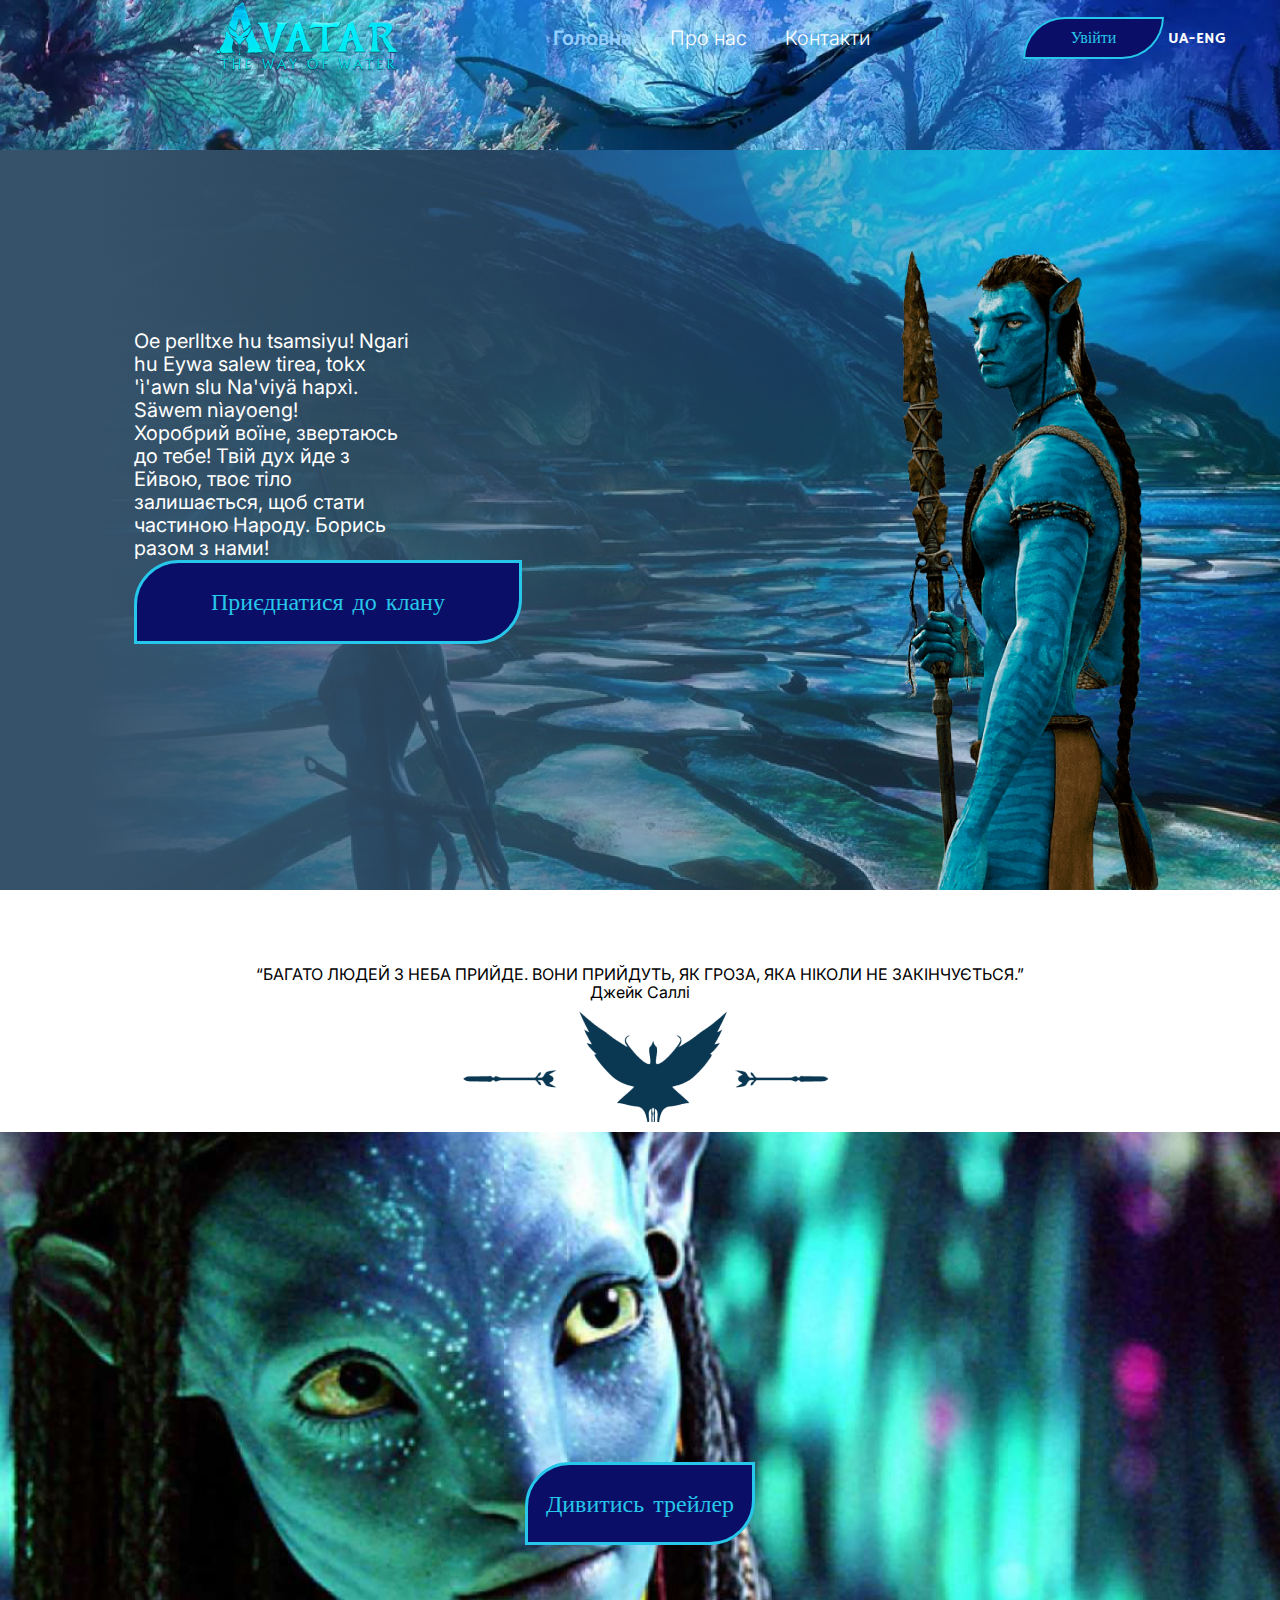
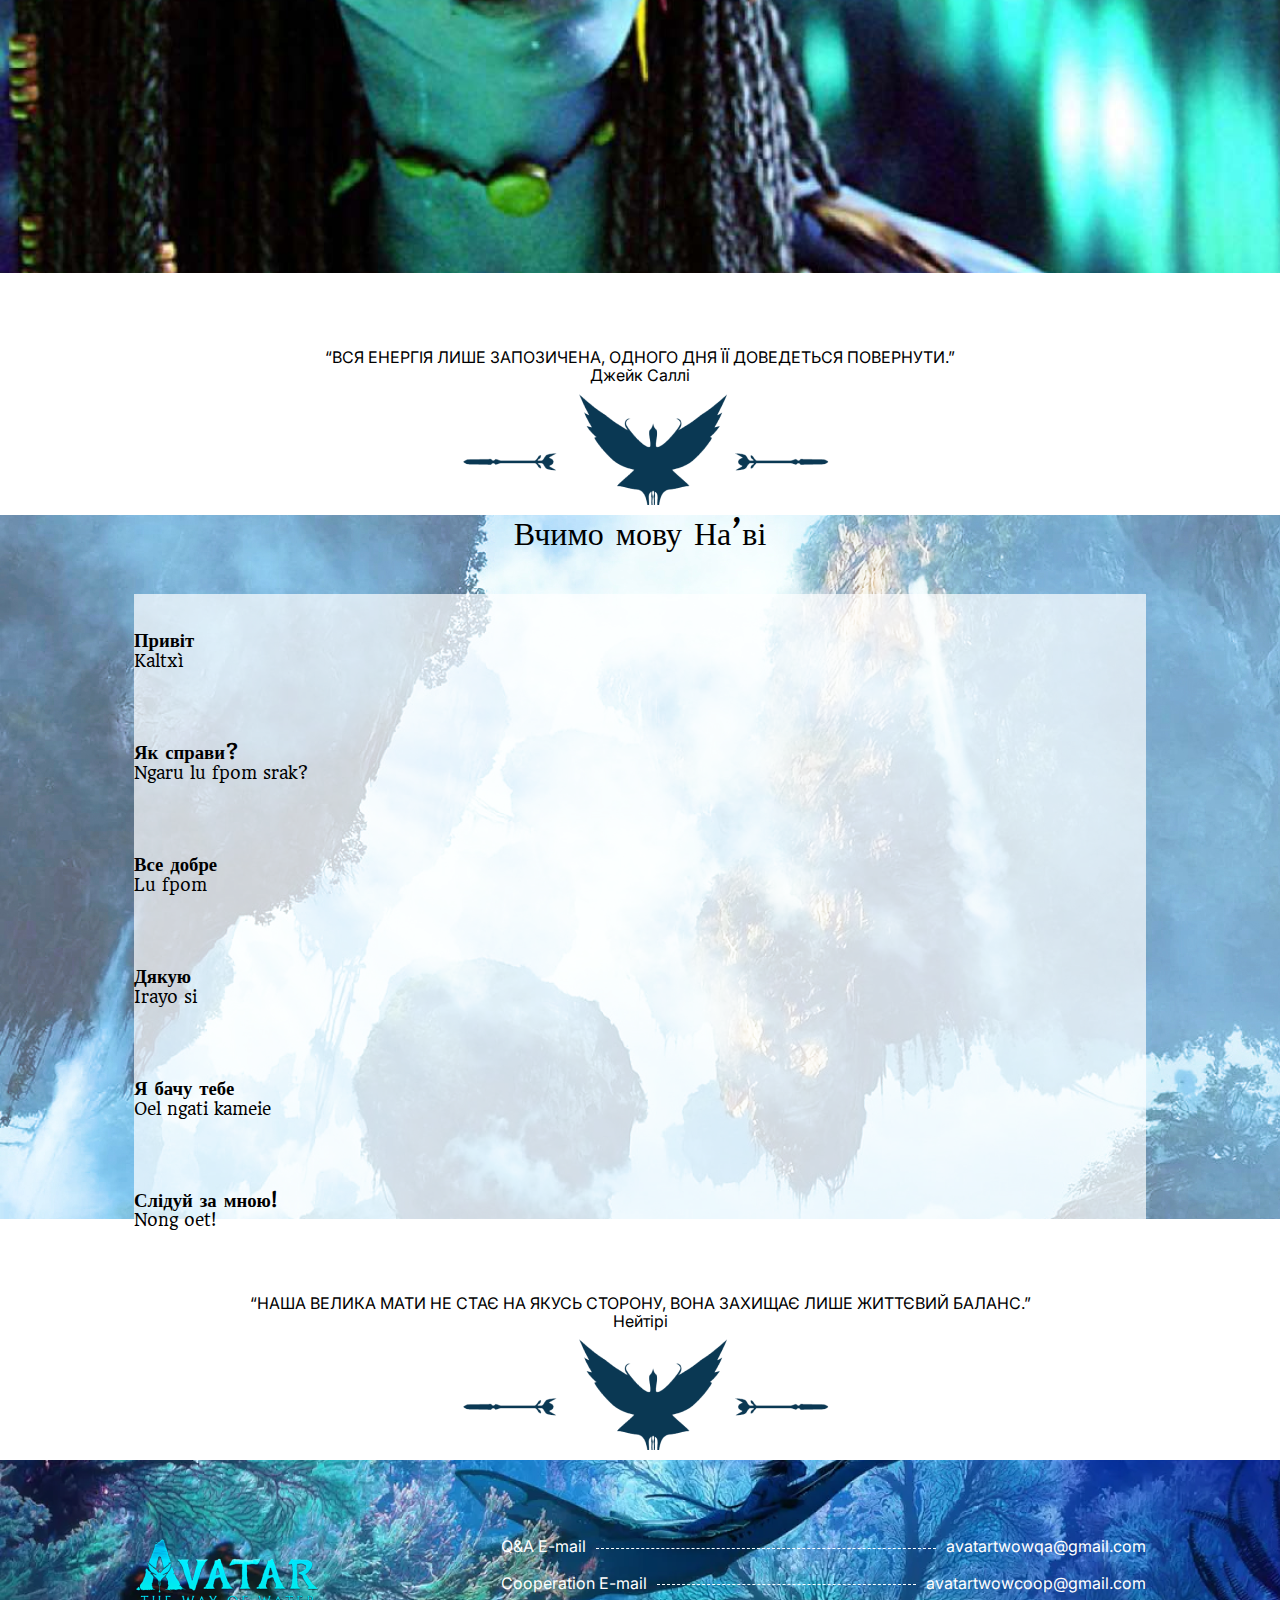
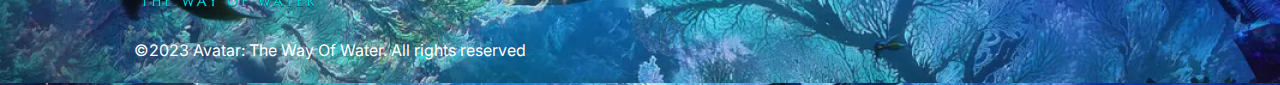
<file: index.html>
<!DOCTYPE html>
<html lang="en">
<head>
    <meta charset="UTF-8">
    <meta name="viewport" content="width=device-width, initial-scale=1.0">
    <title>Avatar</title>
    <link rel="preconnect" href="https://fonts.googleapis.com">
<link rel="preconnect" href="https://fonts.gstatic.com" crossorigin>
<link href="https://fonts.googleapis.com/css2?family=Hammersmith+One&family=Headland+One&family=Inter:ital,opsz,wght@0,14..32,100..900;1,14..32,100..900&" rel="stylesheet">
<link rel="stylesheet" href="https://cdnjs.cloudflare.com/ajax/libs/modern-normalize/1.0.0/modern-normalize.min.css"/>
<link rel="stylesheet" href="./css/reset.css">
<link rel="stylesheet" href="./css/style.css">
</head>
<body>
    <header class="header">
        <div class="container heder-container">
            <a href="#" class="header-logo"><img src="css/pitcures/Avatar.png" alt="Avatar" class="avatar"></a>
        <nav class="nav">
            <ul class="nav-list">
                <li class="nav-item">
                     <a href="#" class="nav-page">Головна</a>
                </li>
                <li class="nav-item">
                    <a href="#" class="nav-span">Про нас</a>
                </li>
                <li class="nav-item">
                    <a href="#" class="nav-span">Контакти</a>
                </li>
            </ul>
        </nav>
        <div>
            <button type="button" class="login-btn">Увійти</button>
            <a type="checkbox" href="#" class="on-off">UA-ENG</a>
        </div>
    </div>
    </header>
    <main>
            <section class="hero">
                <div class="container">
                    <h1 class="visually-hidden">Avatar: The way of water</h1>
                        <p class="hero-text-navi">
                            Oe perlltxe hu tsamsiyu!
                            Ngari hu Eywa salew tirea, 
                            tokx 'ì'awn slu Na'viyä hapxì.
                            Säwem nìayoeng!
                        </p>
                        <p class="hero-text-ua">
                            Хоробрий воїне, звертаюсь до тебе!
                            Твій дух йде з Ейвою, 
                            твоє тіло залишається, 
                            щоб стати частиною Народу.
                            Борись разом з нами!
                        </p>
                        <button type="button" class="button-hero">Приєднатися до клану</button>    
                </div>
            </section>
            <section class="quote">
                <div class="container">
                    <p class="quote-text">“БАГАТО ЛЮДЕЙ З НЕБА ПРИЙДЕ. ВОНИ ПРИЙДУТЬ, ЯК ГРОЗА, ЯКА НІКОЛИ НЕ ЗАКІНЧУЄТЬСЯ.”</p>
                    <p class="quote-author">Джейк Саллі</p>
                    <img class="quote-img " src="css/pitcures/Rectangle8.png">
                </div>
            </section>
            <section class="trailer">
                <div class="container">
                <button class="trailer-watch-btn" type="button">Дивитись трейлер</button>
            </div>
            </section>
            <section class="quote">
                <div class="container">
                <p class="quote-text">“ВСЯ ЕНЕРГІЯ ЛИШЕ ЗАПОЗИЧЕНА, ОДНОГО ДНЯ ЇЇ ДОВЕДЕТЬСЯ ПОВЕРНУТИ.”</p>
                <p class="quote-author">Джейк Саллі</p>
                <img class="quote-img " src="css/pitcures/Rectangle8.png">
            </div>
            </section>
            <section class="language">
                <div class="container">
                    <h1 class="language-title">Вчимо мову На’ві</h1>
                <ul class="language-list">
                    <li class="language-item">
                        <h3>Привіт</h3>
                        <p class="language-text">Kaltxì</p>
                    </li>
                    <li class="language-item">
                        <h3>Як справи?</h3>
                        <p class="language-text">Ngaru lu fpom srak?</p>
                    </li>
                    <li class="language-item">
                        <h3>Все добре</h3>
                        <p class="language-text">Lu fpom</p>
                    </li>
                    <li class="language-item">
                        <h3>Дякую</h3>
                        <p class="language-text">Irayo si</p>
                    </li>
                    <li class="language-item">
                        <h3>Я бачу тебе</h3>
                        <p class="language-text">Oel ngati kameie</p>
                    </li>
                    <li class="language-item">
                        <h3>Слідуй за мною!</h3>
                        <p class="language-text">Nong oet!</p>
                    </li class="language-item">
                </ul>
            </div>
            </section>
            <section class="quote">
                <div class="container">
                    <p class="quote-text">“НАША ВЕЛИКА МАТИ НЕ СТАЄ НА ЯКУСЬ СТОРОНУ, ВОНА ЗАХИЩАЄ ЛИШЕ ЖИТТЄВИЙ БАЛАНС.”</p>
                    <p class="quote-author">Нейтірі</p>
                    <img class="quote-img " src="css/pitcures/Rectangle8.png">
                </div>
            </section>
        </main>
        <footer class="footer">
            <div class="container">
                <div class="footer-wrap">
            <img src="css/pitcures/Avatar.png">
            <ul class="footer-list">
                <li class="footer-item">
                    <span class="footer-text">Q&A E-mail</span>
                    <span class="email-text">avatartwowqa@gmail.com</span>
                </li>
                <li class="footer-item">
                    <span class="footer-text">Cooperation E-mail</span>
                    <span class="emeil-text">avatartwowcoop@gmail.com</span>
                </li>
            </ul>
        </div>
            <p class="footer-copyrigts">©2023 Avatar: The Way Of Water. All rights reserved</p>
        </div>
        </footer>
</body>
</html>
</file>
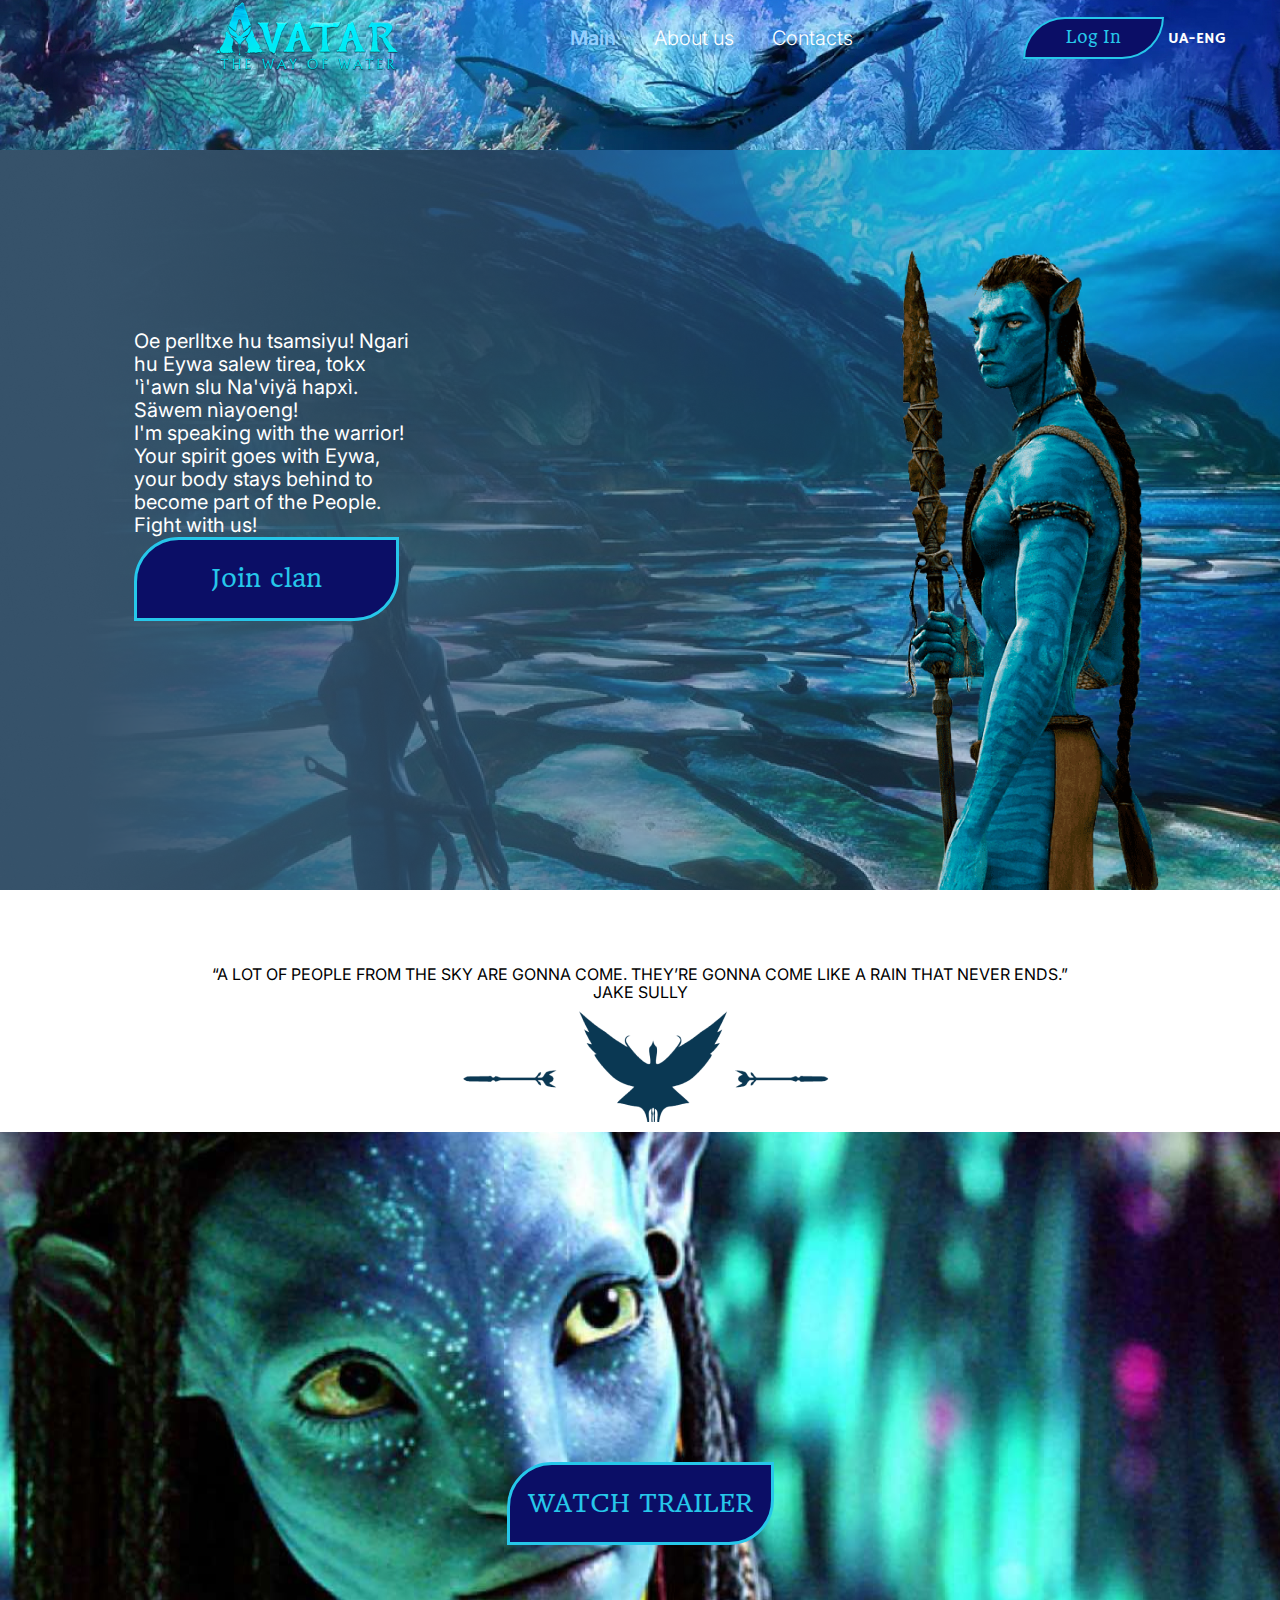
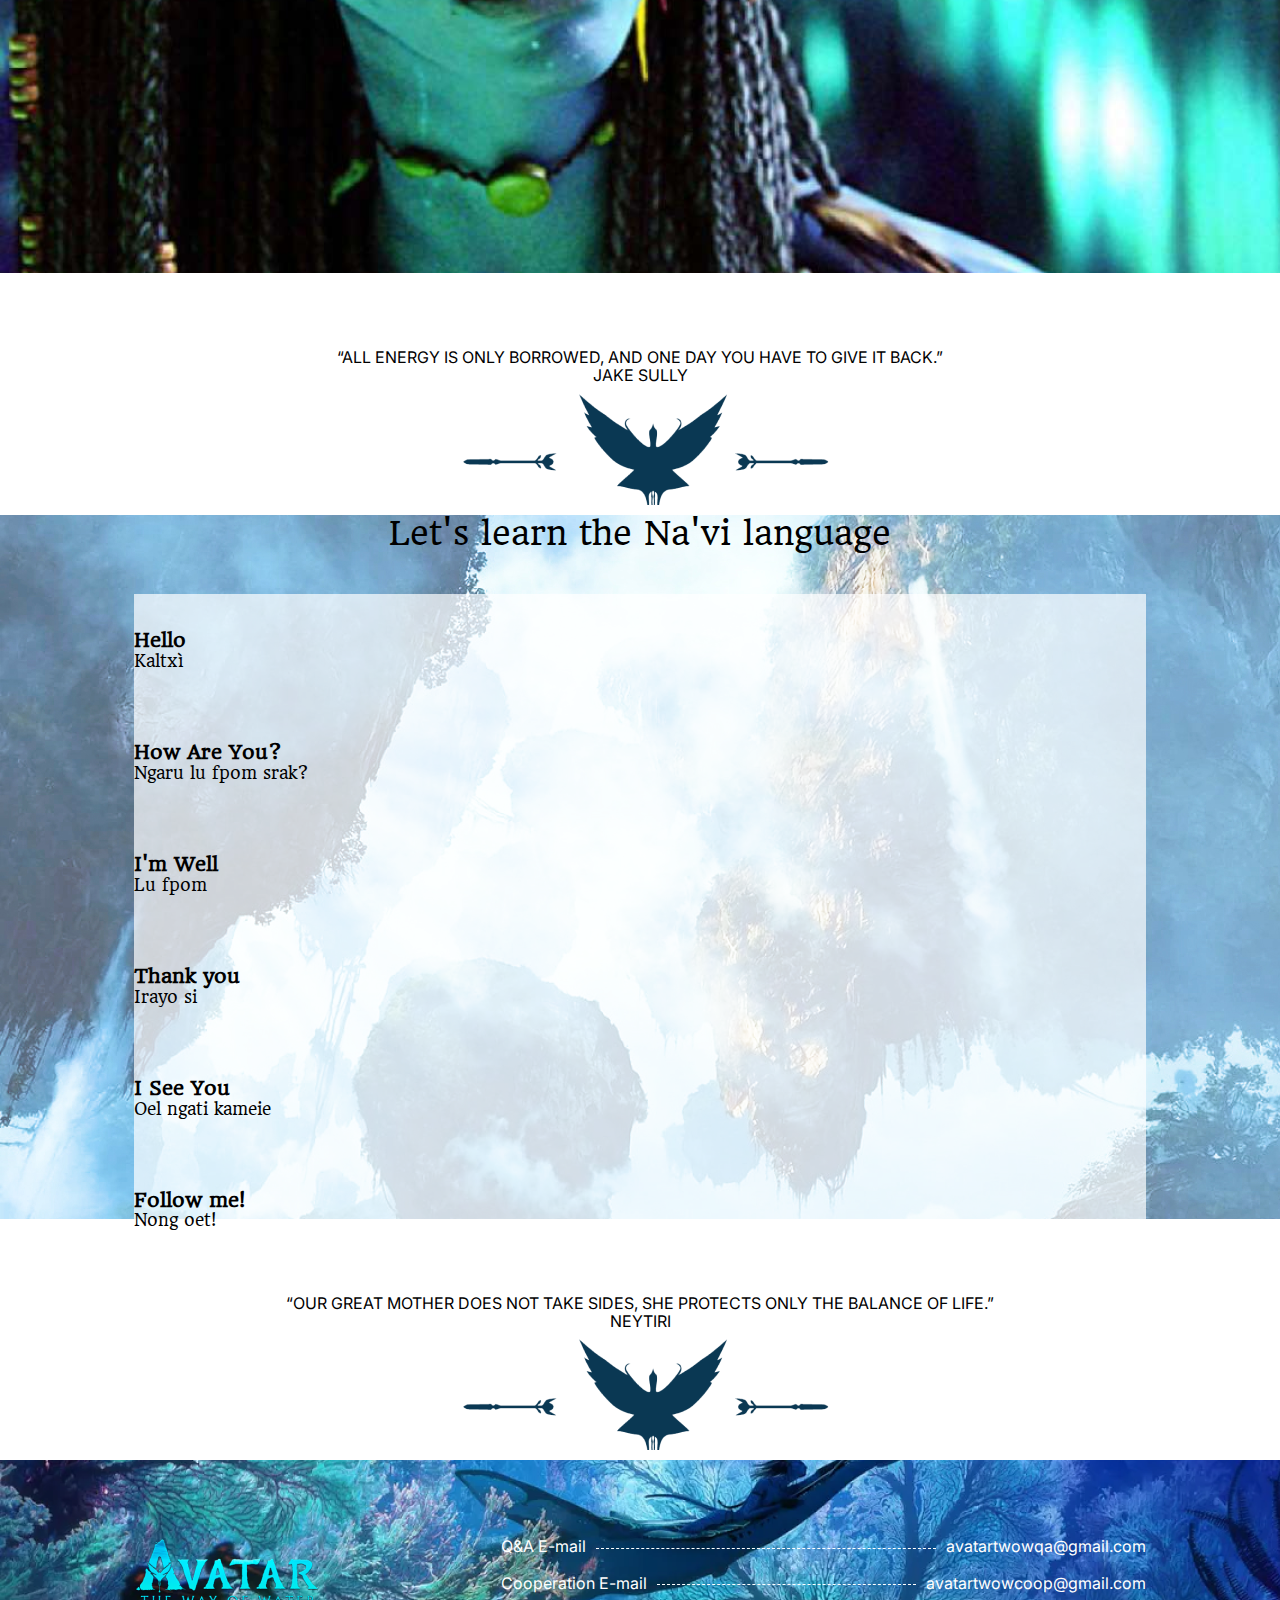
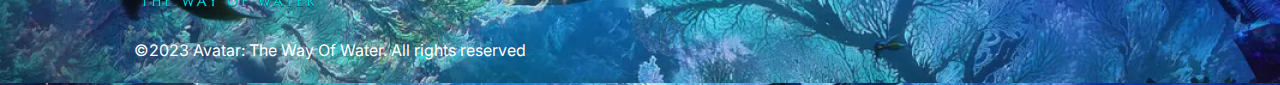
<file: portfolio.html>
<!DOCTYPE html>
<html lang="en">
<head>
    <meta charset="UTF-8">
    <meta name="viewport" content="width=device-width, initial-scale=1.0">
    <title>Avatar</title>
    <link rel="preconnect" href="https://fonts.googleapis.com">
<link rel="preconnect" href="https://fonts.gstatic.com" crossorigin>
<link href="https://fonts.googleapis.com/css2?family=Hammersmith+One&family=Headland+One&family=Inter:ital,opsz,wght@0,14..32,100..900;1,14..32,100..900&" rel="stylesheet">
<link rel="stylesheet" href="https://cdnjs.cloudflare.com/ajax/libs/modern-normalize/1.0.0/modern-normalize.min.css"/>
<link rel="stylesheet" href="./css/reset.css">
<link rel="stylesheet" href="./css/style.css">
</head>
<body>
    <header class="header">
        <div class="container heder-container">
            <a href="#" class="header-logo"><img src="css/pitcures/Avatar.png" alt="Avatar" class="avatar"></a>
        <nav class="nav">
            <ul class="nav-list">
                <li class="nav-item">
                     <a href="#" class="nav-page">Main</a>
                </li>
                <li class="nav-item">
                    <a href="#" class="nav-span">About us</a>
                </li>
                <li class="nav-item">
                    <a href="#" class="nav-span">Contacts</a>
                </li>
            </ul>
        </nav>
        <div>
            <button type="button" class="login-btn">Log In</button>
            <a type="checkbox" href="index.html" class="on-off">UA-ENG</a>
        </div>
    </div>
    </header>
    <main>
            <section class="hero">
                <div class="container">
                    <h1 class="visually-hidden">Avatar: The way of water</h1>
                        <p class="hero-text-navi">
                            Oe perlltxe hu tsamsiyu!
                            Ngari hu Eywa salew tirea, 
                            tokx 'ì'awn slu Na'viyä hapxì.
                            Säwem nìayoeng!
                        </p>
                        <p class="hero-text-ua">
                            I'm speaking with the warrior! 
                            Your spirit goes with Eywa,
                            your body stays behind to become part of the People. 
                            Fight with us!
                        </p>
                        <button type="button" class="button-hero">Join clan</button>    
                </div>
            </section>
            <section class="quote">
                <div class="container">
                    <p class="quote-text">“A LOT OF PEOPLE FROM THE SKY ARE GONNA COME. THEY’RE GONNA COME LIKE A RAIN THAT NEVER ENDS.”</p>
                    <p class="quote-author">JAKE SULLY</p>
                    <img class="quote-img " src="css/pitcures/Rectangle8.png">
                </div>
            </section>
            <section class="trailer">
                <div class="container">
                <button class="trailer-watch-btn" type="button">WATCH TRAILER</button>
            </div>
            </section>
            <section class="quote">
                <div class="container">
                <p class="quote-text">“ALL ENERGY IS ONLY BORROWED, AND ONE DAY YOU HAVE TO GIVE IT BACK.”</p>
                <p class="quote-author">JAKE SULLY</p>
                <img class="quote-img " src="css/pitcures/Rectangle8.png">
            </div>
            </section>
            <section class="language">
                <div class="container">
                    <h1 class="language-title">Let's learn the Na'vi language</h1>
                <ul class="language-list">
                    <li class="language-item">
                        <h3>Hello</h3>
                        <p class="language-text">Kaltxì</p>
                    </li>
                    <li class="language-item">
                        <h3>How Are You?</h3>
                        <p class="language-text">Ngaru lu fpom srak?</p>
                    </li>
                    <li class="language-item">
                        <h3>I'm Well</h3>
                        <p class="language-text">Lu fpom</p>
                    </li>
                    <li class="language-item">
                        <h3>Thank you</h3>
                        <p class="language-text">Irayo si</p>
                    </li>
                    <li class="language-item">
                        <h3>I See You</h3>
                        <p class="language-text">Oel ngati kameie</p>
                    </li>
                    <li class="language-item">
                        <h3>Follow me!</h3>
                        <p class="language-text">Nong oet!</p>
                    </li class="language-item">
                </ul>
            </div>
            </section>
            <section class="quote">
                <div class="container">
                    <p class="quote-text">“OUR GREAT MOTHER DOES NOT TAKE SIDES, SHE PROTECTS ONLY THE BALANCE OF LIFE.”</p>
                    <p class="quote-author">NEYTIRI</p>
                    <img class="quote-img " src="css/pitcures/Rectangle8.png">
                </div>
            </section>
        </main>
        <footer class="footer">
            <div class="container">
                <div class="footer-wrap">
            <img src="css/pitcures/Avatar.png">
            <ul class="footer-list">
                <li class="footer-item">
                    <span class="footer-text">Q&A E-mail</span>
                    <span class="email-text">avatartwowqa@gmail.com</span>
                </li>
                <li class="footer-item">
                    <span class="footer-text">Cooperation E-mail</span>
                    <span class="emeil-text">avatartwowcoop@gmail.com</span>
                </li>
            </ul>
        </div>
            <p class="footer-copyrigts">©2023 Avatar: The Way Of Water. All rights reserved</p>
        </div>
        </footer>
</body>
</html>
</file>
<file: css/style.css>
:root {
    --brand-color: #141414;
    }

body {
    font-family: "Inter", sans-serif;
}

.container {
    width: 1032px;
    margin: 0 auto;
    padding: 0 10px;
  }

/* хедер */

.header {
    background-image: url(pitcures/Rectangle\ 104.jpg);
    width: 1440px;
    height: 150px;
}

.heder-container {
    display: flex;
    align-items: center;
    justify-content: space-between;
  }

    button {
        background-color: #0B0E66;
        color: #26C7EA;
        border: 3px solid #26C7EA;
        font-family: "Headland One", serif;
        border-radius: 45px 0px;
    }

    .nav-list {
        display: flex;
        gap: 38px;
    }

    .nav-page {
        color: #94CFFF;
        font-size: 20px;
        height: 24px;
        line-height: 24.2px;
        font-weight: 600;
    }

    .nav-span {
        color: #FFFFFF;
        font-size: 20px;
        height: 24px;
        line-height: 24.2px;
        font-weight: 300;
        border-radius: 35px 0px;
    }

    .on-off {
        color: #FFFFFF;
        font-family: "Hammersmith One", sans-serif;
        height: 20px;
        font-weight: 400;
        size: 16px;
        line-height: 20px;
    }

    .login-btn {
        width: 141px;
        height: 41.69px;
        font-weight: 400;
        size: 20px;
        line-height: 25.05px;
        border: 2px solid #26C7EA;
    }

    .trailer {
        height: 741px;
        padding: 330px 0;
        background: url(pitcures/Rectangle\ 10.png);
        background-repeat: no-repeat;
        background-size: cover;
    }

    /* hero section */

    .hero {
        padding: 180px 0;
        height: 740px;
        background-image: url(pitcures/Group\ 48\ 1.png);
        background-size: cover;
    }

    .hero-text-ua,
    .hero-text-navi {
        color: #FFFFFF;
        font-weight: 400;
        font-size: 20px;
        width: 280px;
    }

    .button-hero {
        border: 3px solid #26C7EA;
        font-weight: 400;
        font-size: 24px;
        padding: 25px 74px;
    }

    .language {
        background-image: url(pitcures/Rectangle\ 20.jpg);
        height: 704px;
    }

    .language-item {
        background-color: rgba(255, 255, 255, 70%);
        padding: 36px 0;
        font-family: "Headland One", serif;

    }

    .language-title {
        font-family: "Headland One", serif;
        font-weight: 400;
        font-size: 32px;
        margin-bottom: 43px;
        text-align: center;
    }

    .footer {
        background-repeat: no-repeat;
        background-size: cover;
        background: url(pitcures/Rectangle\ 12.png);
        padding-top: 77px;
        padding-bottom: 25px;
    }

    .visually-hidden {
        position: absolute;
        white-space: nowrap;
        width: 1px;
        height: 1px;
        overflow: hidden;
        border: 0;
        padding: 0;
        clip: rect(0 0 0 0);
        clip-path: inset(50%);
        margin: -1px;
      }
      
      .email-text,
      .footer-text {
        color: #FFFFFF;

      }

      .quote {
        padding-top: 75px;
        padding-bottom: 10px;
        font-family: "Inter", sans-serif;
      }

      .trailer-watch-btn {
        border: 3px solid #26C7EA;
        font-weight: 400;
        font-size: 24px;
        padding: 25px 18px;
        display: block;
        border-radius: 45px 0;
        margin: 0 auto;
      }

      .footer-copyrigts {
        color: #FFFFFF;
      }

      .footer-wrap {
        display: flex;
        justify-content: space-between;
        margin-bottom: 32px;
      }

      .footer-item {
        display: flex;
        align-items: center;
        gap: 10px;
        color: #FFFFFF;
      }
      .footer-item:nth-child(1) {
        margin-bottom: 18px;
      }

      .footer-text {
        display: flex;
        align-items: center;
        flex-grow: 1;
        white-space: nowrap;
      }

      .footer-text::after {
        content: "";
        margin-left: 10px;
        height: 5px;
        width: 100%;
        border-bottom: 1px dashed #FFFFFF;
      }

      .footer-list {
        width: 645px;
      }

      .quote-text {
        text-align: center;
      }

      .quote-author {
        text-align: center;
      }

      .quote-img {
        display: block;
        margin: 0 auto;
      }
</file>
